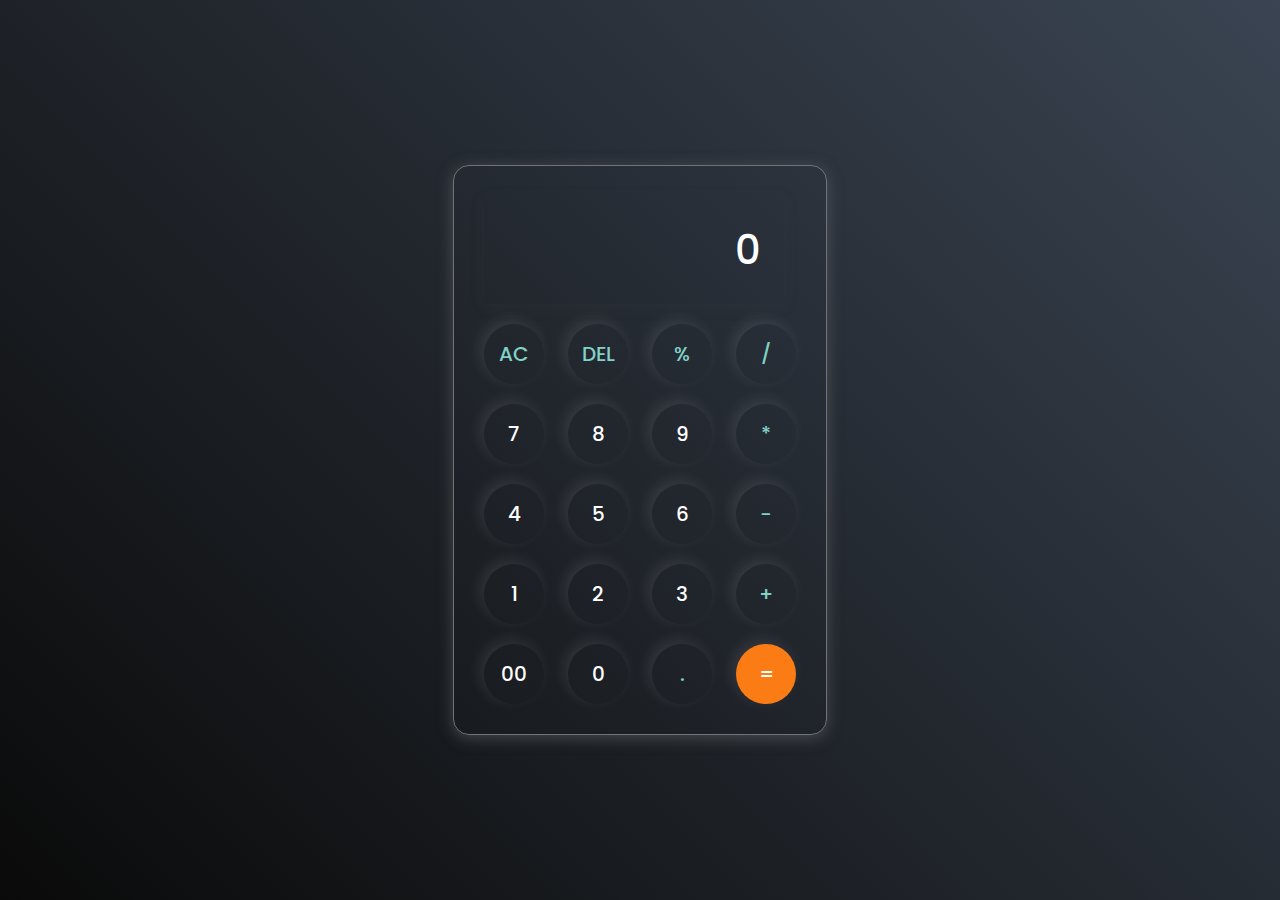
<file: CALCULATOR/index.html>
<!DOCTYPE html>
<html lang="en">
<head>
    <meta charset="UTF-8">
    <meta name="viewport" content="width=device-width, initial-scale=1.0">
    <title>Calculator - By Sonu</title>
    <link rel="stylesheet" href="style.css">
</head>
<body>


    <div class="calculator">
        <input type="text" placeholder="0" id="inputBox">
        <div>
            <button class="operator">AC</button>
            <button class="operator">DEL</button>
            <button class="operator">%</button>
            <button class="operator">/</button>
        </div>
        <div>
            <button>7</button>
            <button>8</button>
            <button>9</button>
            <button class="operator">*</button>
        </div>
        <div>
            <button>4</button>
            <button>5</button>
            <button>6</button>
            <button class="operator">-</button>
        </div>
        <div>
            <button>1</button>
            <button>2</button>
            <button>3</button>
            <button class="operator">+</button>
        </div>
        <div>
            <button>00</button>
            <button>0</button>
            <button class="operator">.</button>
            <button class="equalBtn">=</button>
        </div>
    </div>
    
    <script src="script.js"></script>
</body>
</html>
</file>
<file: CALCULATOR/style.css>
@import url("https://fonts.googleapis.com/css2?family=Fredoka:wght@300..700&family=Poppins:ital,wght@0,100;0,200;0,300;0,400;0,500;0,600;0,700;0,800;0,900;1,100;1,200;1,300;1,400;1,500;1,600;1,700;1,800;1,900&display=swap");

* {
  margin: 0;
  padding: 0;
  box-sizing: border-box;
  font-family: "Poppins", sans-serif;
  font-weight: 500;
  font-style: normal;
}

body {
    height: 100vh;
    width: 100vw;
    display: flex;
    justify-content: center;
    align-items: center;
    background: linear-gradient(45deg, #0a0a0a, #3a4452);
}

.calculator {
    border: 1px solid #717377;
    padding: 20px;
    border-radius: 16px;
    background-color: transparent;
    box-shadow: 0px 3px 15px rgba(113, 115, 119, 0.5);

}

input {
    width: 300px;
    border: none;
    padding: 24px;
    margin: 10px;
    background: transparent;
    box-shadow: 0px 3px 15px rgba(84, 84, 84, 0.1);
    font-size: 40px;
    text-align: right;
    cursor: pointer;
    color: #ffffff;

}

input::placeholder {
    color: #ffffff;
}

button {
    border: none;
    height: 60px;
    width: 60px;
    margin: 10px;
    border-radius: 50%;
    background: transparent;
    color: #ffffff;
    font-size: 20px;
    box-shadow: -4px -4px 15px rgba(255, 255, 255, 0.1);
    cursor: pointer;
}

.equalBtn {
    background-color: #fb7c14;
}

.operator {
    color: rgb(130, 209, 198);
}
</file>
